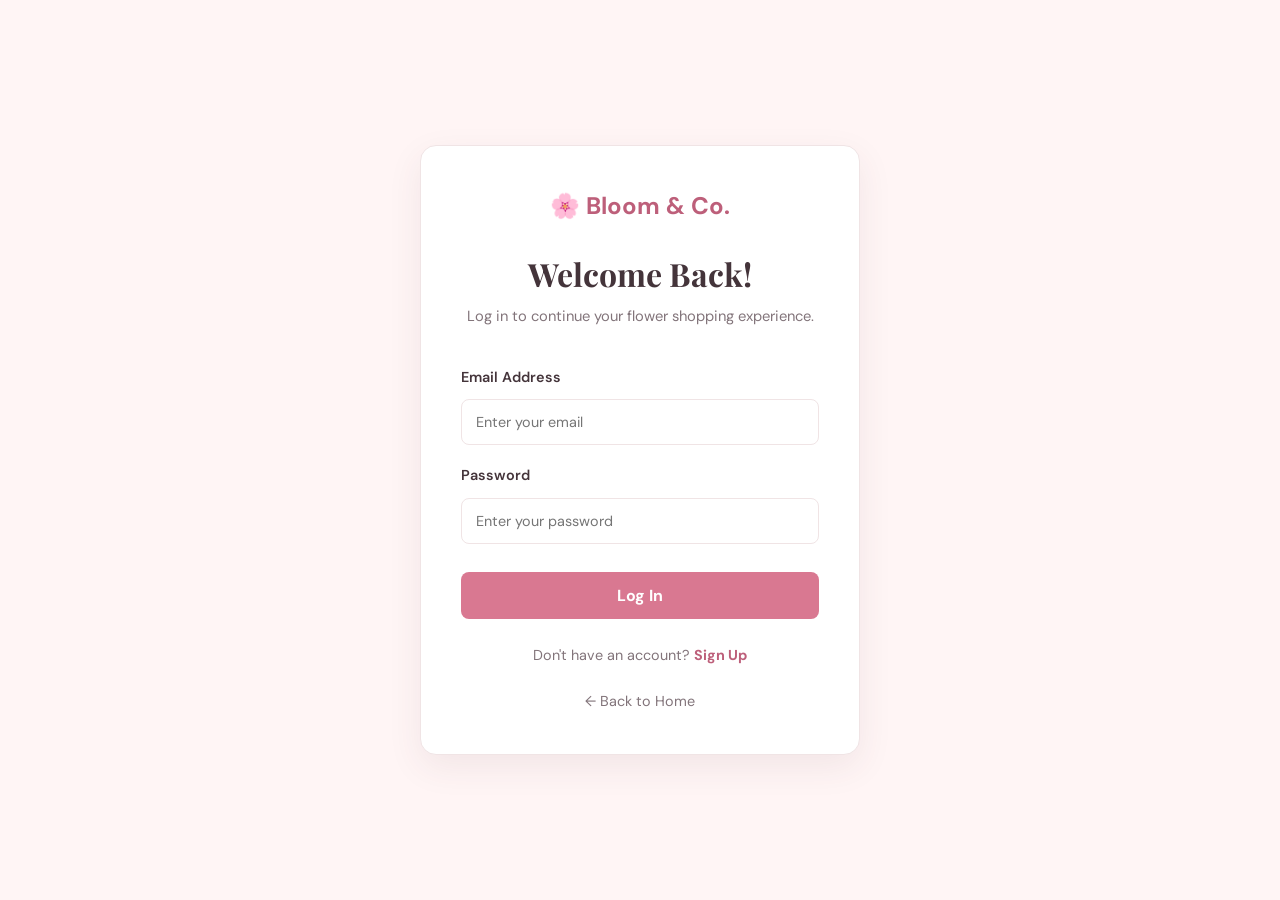
<file: login.html>
<!DOCTYPE html>
<html lang="en">
<head>
    <meta charset="UTF-8">
    <meta name="viewport" content="width=device-width, initial-scale=1.0">

    <title>Log In | Bloom & Co.</title>

    <link rel="stylesheet" href="style.css">
</head>

<body class="auth-page">

    <div class="auth-container">

        <a href="index.html" class="auth-logo">
            🌸 Bloom & Co.
        </a>

        <h1>Welcome Back!</h1>

        <p class="auth-description">
            Log in to continue your flower shopping experience.
        </p>

        <form>

            <label for="email">Email Address</label>

            <input
                type="email"
                id="email"
                name="email"
                placeholder="Enter your email"
                autocomplete="email"
                required
            >

            <label for="password">Password</label>

            <input
                type="password"
                id="password"
                name="password"
                placeholder="Enter your password"
                autocomplete="current-password"
                required
            >

            <button type="submit" class="auth-submit">
                Log In
            </button>

        </form>

        <p class="auth-switch">
            Don't have an account?
            <a href="signup.html">Sign Up</a>
        </p>

        <a href="index.html" class="back-home">
            ← Back to Home
        </a>

    </div>

</body>
</html>
</file>
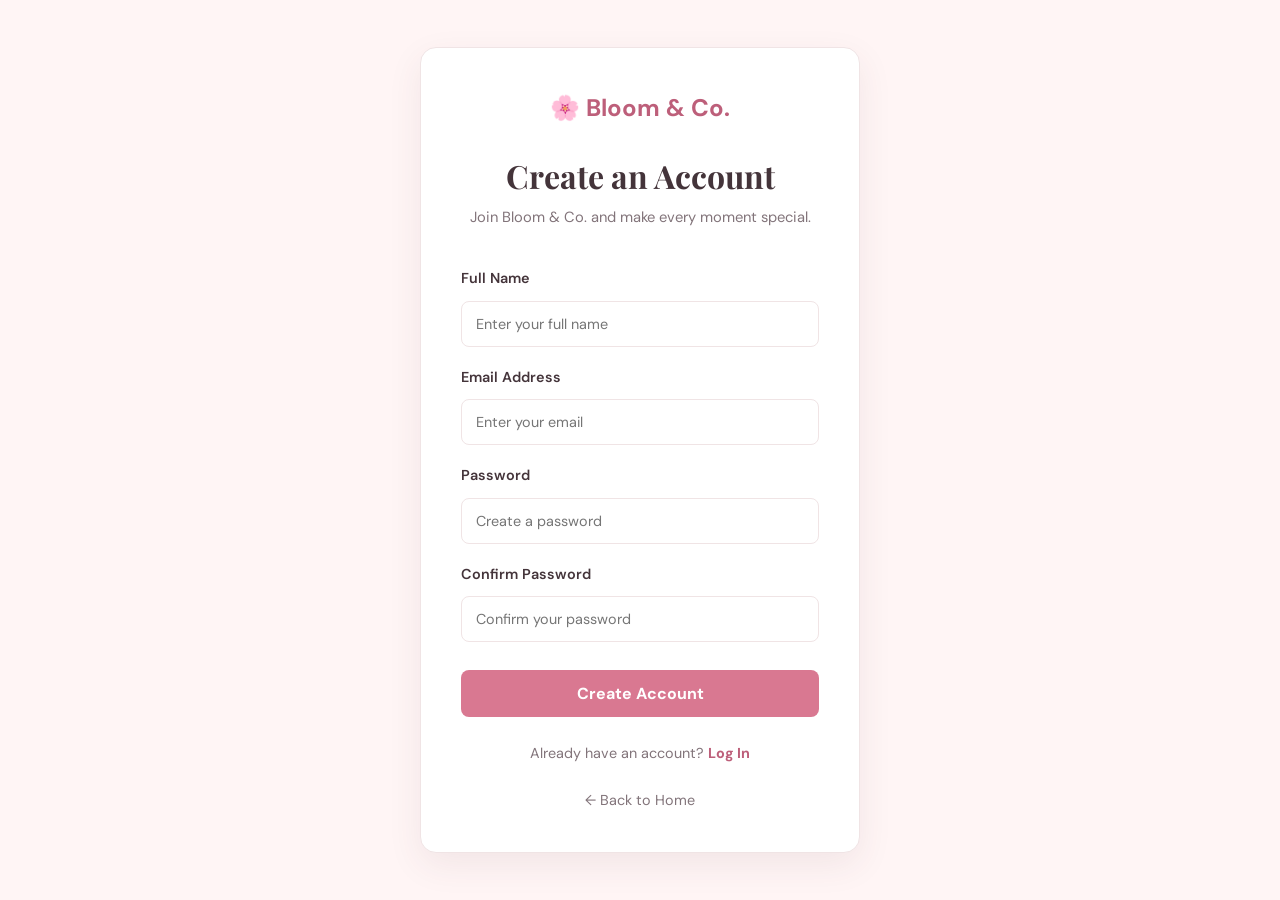
<file: signup.html>
<!DOCTYPE html>
<html lang="en">
<head>
    <meta charset="UTF-8">
    <meta name="viewport" content="width=device-width, initial-scale=1.0">

    <title>Sign Up | Bloom & Co.</title>

    <link rel="stylesheet" href="style.css">
</head>

<body class="auth-page">

    <div class="auth-container">

        <a href="index.html" class="auth-logo">
            🌸 Bloom & Co.
        </a>

        <h1>Create an Account</h1>

        <p class="auth-description">
            Join Bloom & Co. and make every moment special.
        </p>

       <form>

            <label for="fullname">Full Name</label>

            <input
                type="text"
                id="fullname"
                name="fullname"
                placeholder="Enter your full name"
                autocomplete="name"
                required
            >

            <label for="email">Email Address</label>

            <input
                type="email"
                id="email"
                name="email"
                placeholder="Enter your email"
                autocomplete="email"
                required
            >

            <label for="password">Password</label>

            <input
                type="password"
                id="password"
                name="password"
                placeholder="Create a password"
                autocomplete="new-password"
                minlength="8"
                required
            >

            <label for="confirm-password">Confirm Password</label>

            <input
                type="password"
                id="confirm-password"
                name="confirm-password"
                placeholder="Confirm your password"
                autocomplete="new-password"
                minlength="8"
                required
            >

            <button type="submit" class="auth-submit">
                Create Account
            </button>

        </form>

        <p class="auth-switch">
            Already have an account?
            <a href="login.html">Log In</a>
        </p>

        <a href="index.html" class="back-home">
            ← Back to Home
        </a>

    </div>

</body>
</html>
</file>
<file: style.css>
@import url('https://fonts.googleapis.com/css2?family=DM+Sans:wght@400;500;600;700&family=Playfair+Display:ital,wght@0,500;0,600;0,700;1,500&display=swap');


:root {
    --pink: #d97891;
    --pink-dark: #bd5f7a;
    --pale: #fff5f5;
    --cream: #fffaf4;
    --text: #44343a;
    --muted: #82747a;
    --white: #ffffff;
    --line: #f0e4e5;
    --shadow: 0 12px 35px rgba(91, 50, 64, 0.08);
}

* {
    box-sizing: border-box;
    margin: 0;
    padding: 0;
}

html {
    scroll-behavior: smooth;
    scroll-padding-top: 100px;
}

body {
    font-family: 'DM Sans', sans-serif;
    color: var(--text);
    background: var(--white);
    line-height: 1.7;
}

a {
    text-decoration: none;
    color: inherit;
}

img {
    display: block;
    width: 100%;
    object-fit: cover;
}

h1,
h2 {
    font-family: 'Playfair Display', serif;
    line-height: 1.2;
}

h1 {
    font-size: clamp(2.7rem, 5vw, 4.5rem);
}

h2 {
    font-size: clamp(2rem, 3.5vw, 3rem);
}

h3 {
    line-height: 1.35;
}

p {
    color: var(--muted);
}

em {
    color: var(--pink);
    font-weight: 500;
}

.header {
    position: sticky;
    top: 0;
    z-index: 20;

    display: flex;
    align-items: center;
    justify-content: space-between;
    gap: 22px;

    padding: 15px 6%;

    background: var(--white);
    border-bottom: 1px solid var(--line);
}

.logo {
    display: flex;
    flex-direction: column;

    font-weight: 700;
    font-size: 1.25rem;
    white-space: nowrap;
}

.logo span {
    font-size: 0.67rem;
    color: var(--muted);
    font-weight: 400;
}

.header nav {
    display: flex;
    align-items: center;
    gap: 22px;
}

.header nav a {
    font-size: 0.86rem;
    transition: color 0.2s;
}

.header nav a:hover {
    color: var(--pink);
}

.cart-link {
    background: var(--pale);
    color: var(--pink-dark);
    border-radius: 9px;
    padding: 9px 14px;
    font-weight: 700;
    white-space: nowrap;
}


.hero {
    display: grid;
    grid-template-columns: 1.05fr 0.95fr;
    gap: 55px;
    align-items: center;

    padding: 75px 8%;
    background: var(--pale);
}

.hero-content {
    max-width: 620px;
}

.eyebrow {
    color: var(--pink-dark);
    font-size: 0.77rem;
    font-weight: 700;
    letter-spacing: 2px;
    margin-bottom: 16px;
}

.hero h1 {
    margin-bottom: 22px;
}

.hero-description {
    max-width: 500px;
    font-size: 1.02rem;
    margin-bottom: 28px;
}

.hero-buttons {
    display: flex;
    flex-wrap: wrap;
    gap: 12px;
}

.btn {
    display: inline-flex;
    align-items: center;
    justify-content: center;

    padding: 12px 22px;
    border-radius: 7px;
    border: 1px solid transparent;

    font-weight: 600;
    font-size: 0.9rem;
    cursor: pointer;
}

.primary {
    background: var(--pink);
    color: white;
}

.primary:hover {
    background: var(--pink-dark);
}

.secondary {
    border-color: var(--pink);
    color: var(--pink-dark);
    background: transparent;
}

.hero-image {
    position: relative;
}

.hero-image img {
    height: 470px;
    border-radius: 48% 48% 12px 12px;
    box-shadow: var(--shadow);
}


.features {
    display: grid;
    grid-template-columns: repeat(4, 1fr);
    gap: 25px;
    padding: 45px 8%;
}

.features article {
    text-align: center;
}

.features article > span {
    font-size: 2rem;
}

.features h3 {
    font-size: 1rem;
    margin: 10px 0 4px;
}

.features p {
    font-size: 0.86rem;
}


.offer {
    margin: 20px 8% 40px;
    padding: 40px 6%;

    border-radius: 15px;
    background: var(--cream);

    display: flex;
    justify-content: space-between;
    align-items: center;
    gap: 20px;
}

.offer h2 {
    font-size: clamp(1.8rem, 3vw, 2.5rem);
    margin-bottom: 10px;
}

.offer .btn {
    margin-top: 18px;
}

.offer-flowers {
    font-size: clamp(3rem, 7vw, 6rem);
    white-space: nowrap;
}


.section {
    padding: 75px 8%;
}

.section-heading {
    text-align: center;
    margin-bottom: 35px;
}

.section-heading h2 {
    margin-bottom: 12px;
}

.section-heading > p:last-child {
    max-width: 600px;
    margin: 0 auto;
}

.product-grid {
    display: grid;
    grid-template-columns: repeat(4, minmax(0, 1fr));
    gap: 22px;
}

.product-card {
    border: 1px solid var(--line);
    border-radius: 12px;
    overflow: hidden;
    background: var(--white);

    transition: transform 0.25s, box-shadow 0.25s;
}

.product-card:hover {
    transform: translateY(-5px);
    box-shadow: var(--shadow);
}

.product-card img {
    height: 210px;
}

.product-info {
    padding: 15px;
}

.product-info h3 {
    font-size: 1rem;

    display: flex;
    align-items: center;
    justify-content: space-between;
    gap: 6px;
}

.product-info h3 span {
    color: var(--pink);
    font-size: 1.25rem;
}

.product-info p {
    font-size: 0.84rem;
    margin: 5px 0 12px;
}

.product-bottom {
    display: flex;
    justify-content: space-between;
    align-items: center;
    gap: 8px;
}

.product-bottom strong {
    color: var(--pink-dark);
}

.add-btn {
    display: inline-block;

    border: none;
    border-radius: 7px;
    padding: 9px 12px;

    background: var(--pale);
    color: var(--pink-dark);

    font-weight: 600;
    font-size: 0.84rem;
}

.add-btn:hover {
    background: var(--pink);
    color: white;
}


.occasions {
    background: var(--pale);
}

.occasion-grid {
    display: grid;
    grid-template-columns: repeat(3, 1fr);
    gap: 18px;
}

.occasion-grid article {
    background: var(--white);
    padding: 28px 20px;
    border-radius: 10px;
    text-align: center;
    border: 1px solid var(--line);
}

.occasion-grid article > span {
    font-size: 2.2rem;
}

.occasion-grid h3 {
    margin: 9px 0 5px;
}

.occasion-grid p {
    font-size: 0.86rem;
}


.custom-section {
    background: var(--cream);
}

.builder {
    display: grid;
    grid-template-columns: 1.4fr 0.8fr;
    gap: 35px;
    align-items: start;
}

.builder-form,
.bouquet-preview {
    padding: 28px;
    background: var(--white);
    border: 1px solid var(--line);
    border-radius: 12px;
}

.builder-form h3 {
    font-size: 1rem;
    margin: 8px 0 14px;
}

.builder-form h3:not(:first-child) {
    margin-top: 25px;
}

.choice {
    display: flex;
    align-items: center;
    gap: 8px;

    padding: 12px;
    margin: 8px 0;

    border: 1px solid var(--line);
    border-radius: 7px;
    font-size: 0.9rem;
}

.choice input {
    accent-color: var(--pink);
}

.choice strong {
    margin-left: auto;
    font-size: 0.85rem;
    color: var(--pink-dark);
}

select,
textarea,
.contact-form input {
    width: 100%;
    border: 1px solid var(--line);
    background: var(--white);
    color: var(--text);

    padding: 12px 14px;
    border-radius: 7px;
    outline: none;
}

select:focus,
textarea:focus,
input:focus {
    border-color: var(--pink);
}

.builder-form select {
    margin-bottom: 5px;
}

.builder-form textarea {
    min-height: 90px;
    resize: vertical;
    margin-bottom: 15px;
}

.bouquet-preview {
    text-align: center;
    padding: 40px 25px;
}

.bouquet-preview > span {
    font-size: 5rem;
}

.bouquet-preview h3 {
    margin: 15px 0 10px;
}


.about {
    display: grid;
    grid-template-columns: 1fr 1fr;
    gap: 60px;
    align-items: center;

    padding: 75px 10%;
    background: var(--pale);
}

.about-image img {
    height: 390px;
    border-radius: 12px;
}

.about-content h2 {
    margin-bottom: 20px;
}

.about-content p:not(.eyebrow) {
    margin-bottom: 16px;
}

.about-content .btn {
    margin-top: 10px;
}

.contact-grid {
    display: grid;
    grid-template-columns: 1fr 1fr;
    gap: 40px;
    max-width: 1000px;
    margin: auto;
}

.contact-info article {
    display: flex;
    align-items: center;
    gap: 18px;
    margin-bottom: 25px;
}

.contact-info article > span {
    font-size: 1.8rem;
}

.contact-info h3 {
    font-size: 1rem;
}

.contact-form {
    display: flex;
    flex-direction: column;
    gap: 13px;
}

.contact-form label {
    font-size: 0.88rem;
    font-weight: 600;
}

.contact-form input,
.contact-form textarea {
    display: block;
    margin-top: 5px;
    font-weight: 400;
}

.contact-form textarea {
    min-height: 125px;
    resize: vertical;
}

.contact-form button {
    align-self: flex-start;
}

.small-note {
    font-size: 0.78rem;
}


.footer {
    background: #34262d;
    color: #fff5f5;

    padding: 50px 8% 20px;

    display: grid;
    grid-template-columns: 2fr 1fr 1fr 1.3fr;
    gap: 35px;
}

.footer p {
    color: #d5c0c9;
    font-size: 0.9rem;
    margin-top: 8px;
}

.footer h3 {
    margin-bottom: 12px;
    font-size: 0.98rem;
}

.footer a:hover {
    color: var(--pink);
}

.footer > div:not(:first-child) a {
    display: block;
    color: #d5c0c9;
    font-size: 0.86rem;
    margin: 7px 0;
}

.footer-logo {
    font-weight: 700;
    font-size: 1.2rem;
}

.copyright {
    grid-column: 1 / -1;
    border-top: 1px solid #55424a;
    text-align: center;
    padding-top: 20px;
    margin-top: 10px;
}
/* LOGIN AND SIGN UP BUTTONS */

.header-buttons {
    display: flex;
    align-items: center;
    gap: 10px;
}

.login-btn,
.signup-btn {
    display: inline-block;
    padding: 9px 16px;
    border-radius: 8px;
    font-size: 0.88rem;
    font-weight: 600;
    white-space: nowrap;
    transition: 0.3s;
}

.login-btn {
    color: #bd5f7a;
    border: 1px solid #d97891;
    background: white;
}

.login-btn:hover {
    background: #fff5f5;
}

.signup-btn {
    color: white;
    background: #d97891;
    border: 1px solid #d97891;
}

.signup-btn:hover {
    background: #bd5f7a;
}


/* AUTH PAGE */
.auth-page {
    min-height: 100vh;
    display: flex;
    align-items: center;
    justify-content: center;
    padding: 35px 20px;

    background: #fff5f5;
}

.auth-container {
    width: 100%;
    max-width: 440px;
    padding: 40px;

    background: white;
    border: 1px solid #f0e4e5;
    border-radius: 16px;

    box-shadow: 0 12px 35px rgba(91, 50, 64, 0.08);
}

.auth-logo {
    display: block;
    margin-bottom: 28px;

    color: #bd5f7a;
    font-size: 1.5rem;
    font-weight: 700;
    text-align: center;
}

.auth-container h1 {
    margin-bottom: 10px;

    color: #44343a;
    font-family: 'Playfair Display', serif;
    font-size: 2rem;
    text-align: center;
}

.auth-description {
    margin-bottom: 28px;

    color: #82747a;
    font-size: 0.92rem;
    text-align: center;
}

.auth-container form {
    display: flex;
    flex-direction: column;
    gap: 10px;
}

.auth-container label {
    margin-top: 8px;

    color: #44343a;
    font-size: 0.9rem;
    font-weight: 600;
}

.auth-container input {
    width: 100%;
    padding: 13px 14px;

    border: 1px solid #f0e4e5;
    border-radius: 8px;
    outline: none;

    font-family: 'DM Sans', sans-serif;
    font-size: 0.9rem;
}

.auth-container input:focus {
    border-color: #d97891;
    box-shadow: 0 0 0 3px rgba(217, 120, 145, 0.12);
}

.auth-submit {
    width: 100%;
    margin-top: 18px;
    padding: 13px;

    border: none;
    border-radius: 8px;

    background: #d97891;
    color: white;

    font-family: 'DM Sans', sans-serif;
    font-size: 1rem;
    font-weight: 700;

    cursor: pointer;
    transition: 0.3s;
}

.auth-submit:hover {
    background: #bd5f7a;
}

.auth-switch {
    margin-top: 24px;

    color: #82747a;
    font-size: 0.9rem;
    text-align: center;
}

.auth-switch a {
    color: #bd5f7a;
    font-weight: 700;
}

.back-home {
    display: block;
    margin-top: 22px;

    color: #82747a;
    font-size: 0.9rem;
    text-align: center;
}

.back-home:hover {
    color: #bd5f7a;
}

/* LANDING PAGE */

.landing-page {
    margin: 0;
    min-height: 100vh;
    background-color: #fff8f5;
    color: #4b3535;
}

/* HEADER */

.landing-header {
    display: flex;
    justify-content: space-between;
    align-items: center;
    padding: 22px 7%;
    background-color: #fff8f5;
}

.landing-header .logo {
    font-size: 28px;
    color: #a64d67;
    font-family: Georgia, serif;
}

.landing-header nav {
    display: flex;
    align-items: center;
    gap: 25px;
}

.landing-header nav a {
    text-decoration: none;
    color: #4b3535;
    font-size: 15px;
    transition: color 0.3s;
}

.landing-header nav a:hover {
    color: #c45b7c;
}

.landing-header nav .nav-signup {
    background-color: #b75d78;
    color: white;
    padding: 11px 20px;
    border-radius: 25px;
}

/* HERO SECTION */

.landing-hero {
    min-height: 78vh;
    display: flex;
    align-items: center;
    padding: 50px 10%;
    background:
        linear-gradient(
            90deg,
            rgba(255, 248, 245, 0.97) 0%,
            rgba(255, 248, 245, 0.88) 48%,
            rgba(255, 248, 245, 0.25) 100%
        ),
        url("images/Bouquet.jpg") center/cover no-repeat;
}

.landing-content {
    max-width: 600px;
}

.welcome-text {
    color: #b75d78;
    font-weight: bold;
    letter-spacing: 4px;
    font-size: 13px;
}

.landing-content h1 {
    font-family: Georgia, serif;
    font-size: clamp(40px, 5vw, 68px);
    line-height: 1.12;
    margin: 20px 0;
    color: #603d43;
}

.landing-description {
    font-size: 17px;
    line-height: 1.8;
    color: #6f5555;
    margin-bottom: 30px;
}

.landing-buttons {
    display: flex;
    gap: 15px;
    flex-wrap: wrap;
}

.btn-primary,
.btn-secondary {
    display: inline-block;
    padding: 14px 26px;
    border-radius: 30px;
    text-decoration: none;
    font-weight: bold;
    transition: 0.3s;
}

.btn-primary {
    background-color: #b75d78;
    color: white;
}

.btn-primary:hover {
    background-color: #94425b;
    transform: translateY(-2px);
}

.btn-secondary {
    border: 1px solid #b75d78;
    color: #a64d67;
}

.btn-secondary:hover {
    background-color: #f8e5e9;
}

.landing-note {
    margin-top: 35px;
    color: #9c777e;
    font-style: italic;
}

/* FOOTER */

.landing-footer {
    text-align: center;
    padding: 18px;
    background-color: #fff8f5;
    color: #80676b;
    font-size: 13px;
}

/* MOBILE RESPONSIVE DESIGN */

@media (max-width: 650px) {
    .landing-header {
        flex-direction: column;
        gap: 18px;
    }

    .landing-header nav {
        justify-content: center;
        gap: 14px;
        flex-wrap: wrap;
    }

    .landing-header nav a {
        font-size: 13px;
    }

    .landing-hero {
        min-height: 75vh;
        padding: 45px 7%;
        background-position: center;
    }

    .landing-content h1 {
        font-size: 42px;
    }

    .landing-description {
        font-size: 15px;
    }
}
</file>
